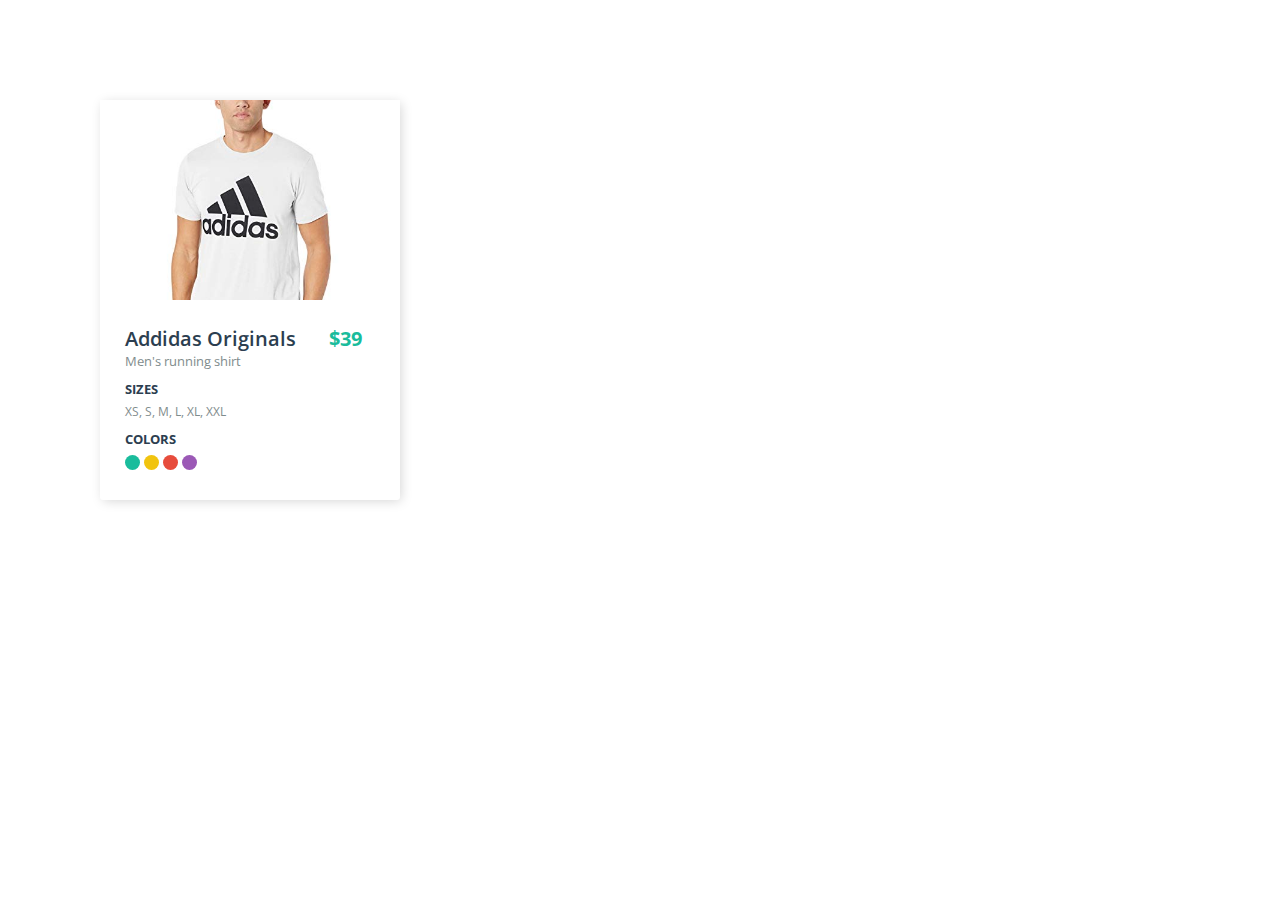
<file: index.html>
<!DOCTYPE html>
<html lang="en">
<head>
    <meta charset="UTF-8">
    <meta name="viewport" content="width=device-width, initial-scale=1.0">
    <meta http-equiv="X-UA-Compatible" content="ie=edge">
    <title>Product Card by Saqib Ali</title>

    <link rel="stylesheet" href="index-css.css">
</head>
<body>
    

    <div class="prodCard">

        <div class="coverImgContainer">
            <img src="coverImg.jpg" alt="coverImg" class="coverImg"/>
        </div>

        <div class="prodDetails">

            <div class="listCol">
                <p class="prodTitle">Addidas Originals</p>
                <p class="prodDesc">Men's running shirt</p>

                <p class="prodSubTitle">SIZES</p>
                <p class="prodSubDetail">XS, S, M, L, XL, XXL</p>

                <p class="prodSubTitle">COLORS</p>
                <ul class="clrList">
                    <li style="background-color: #1abc9c;" class="clr"></li>
                    <li style="background-color: #f1c40f;" id="red" class="clr"></li>
                    <li style="background-color: #e74c3c;" id="white" class="clr"></li>
                    <li style="background-color: #9b59b6;" id="green" class="clr"></li>
                </ul>
            </div>
            <div class="priceCol">
                <p class="prodPrice">$39</p>
            </div>

        </div>

    </div>

</body>
</html>
</file>
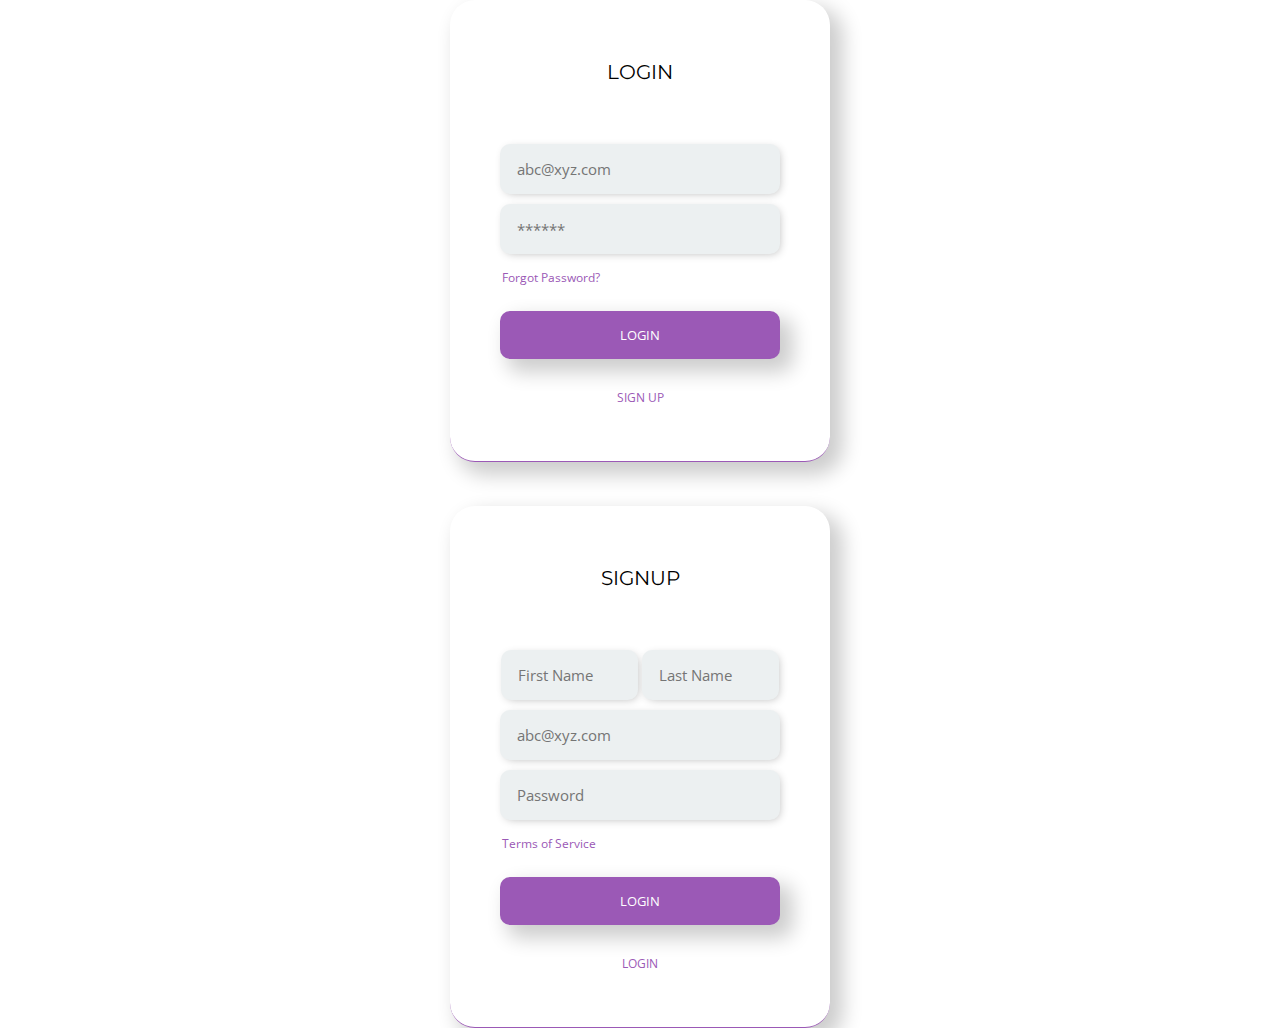
<file: login-signup-cards/login.html>
<!DOCTYPE html>
<html lang="en">
<head>
    <meta charset="UTF-8">
    <meta name="viewport" content="width=device-width, initial-scale=1.0">
    <meta http-equiv="X-UA-Compatible" content="ie=edge">
    <title>Login</title>

    <link rel="stylesheet" href="css/style.css" />
</head>
<body>
    
    <div id="loginContainer">

        <p id="cardTitle">LOGIN</p>

        <input type="email" id="emailID" class="txtField" placeholder="abc@xyz.com"/>

        <input type="password" id="pass" class="txtField" placeholder="******"/>

        <a href="#" id="forgotPass">Forgot Password?</a>
        
        <button class="primary">LOGIN</button>

        
        <a href="#" id="signUp">SIGN UP</a>

    </div>

    <br/><br/>

    <div id="loginContainer">

        <p id="cardTitle">SIGNUP</p>

        <input type="text" id="fName" class="txtField" placeholder="First Name"/>
        <input type="text" id="lName" class="txtField" placeholder="Last Name"/>

        <input type="email" id="emailID" class="txtField" placeholder="abc@xyz.com"/>

        <input type="password" id="pass" class="txtField" placeholder="Password"/>

        <a href="#" id="forgotPass">Terms of Service</a>
        
        <button class="primary">LOGIN</button>

        
        <a href="#" id="signUp">LOGIN</a>

    </div>

</body>
</html>
</file>
<file: index-css.css>
/*

Accent Color: #1abc9c;
Black: #2c3e50;
Gray: #7f8c8d;

*/

@import url('https://fonts.googleapis.com/css?family=Open+Sans:400,600,700&display=swap');

* {
    margin: 0;
    padding: 0;
}

.prodCard {

    width: 300px;
    height: 400px;
    font-family: "Open Sans", "Arial", sans-serif;
    color: #2c3e50;
    border-radius: 3px;
    -webkit-box-shadow: 2px 2px 12px -1px rgba(0,0,0,0.17);
    -moz-box-shadow: 2px 2px 12px -1px rgba(0,0,0,0.17);
    box-shadow: 2px 2px 12px -1px rgba(0,0,0,0.17);
    -webkit-transition: 0.3s ease-in-out;
    -moz-transition: 0.3s ease-in-out;
    transition: 0.3s ease-in-out;

    margin: 100px; /*remove this*/

}

.prodCard:hover {

    -webkit-box-shadow: 6px 6px 31px 3px rgba(0,0,0,0.17);
    -moz-box-shadow: 6px 6px 31px 3px rgba(0,0,0,0.17);
    box-shadow: 6px 6px 31px 3px rgba(0,0,0,0.17);
    -webkit-transition: 0.1s ease-in-out;
    -moz-transition: 0.1s ease-in-out;
    transition: 0.1s ease-in-out;

}

.listCol {
    width: 80%;
    display: inline-block;
    vertical-align: top;
}
.priceCol {
    width: 15%;
    display: inline-block;
}

.coverImgContainer {

    width: inherit;
    height: 50%;
    overflow: hidden;
    text-align: center;

}

.coverImg {

    width: inherit;
    height: auto;

}

.prodDetails {

    padding: 25px;

}

.prodTitle {
    font-weight: 600;
    font-size: 20px;
}

.prodDesc {

    font-size: 13px;
    color: #7f8c8d;

}

.prodPrice {
    font-weight: 700;
    color: #1abc9c;
    font-size: 20px;
    margin-right: 15px;
}

.prodSubTitle {

    font-size: 13px;
    font-weight: 700;
    padding: 10px 0px 5px 0px;

}

.prodSubDetail {

    font-size: 12px;
    color: #7f8c8d;

}

.clrList {
    list-style: none;
}

.clrList .clr {
    border-radius: 50%;
    background-color: #000;
    width: 15px;
    height: 15px;
    display: inline-block;
}
</file>
<file: login-signup-cards/css/style.css>
@import url("https://fonts.googleapis.com/css?family=Montserrat|Open+Sans&display=swap");
* {
  margin: 0;
  padding: 0;
  font-family: "Open Sans", sans-serif;
}

#loginContainer {
  margin: 0 auto;
  width: -webkit-fit-content;
  width: -moz-fit-content;
  width: fit-content;
  padding: 50px 50px;
  background-color: #fff;
  border-bottom: 1px solid #9b59b6;
  border-radius: 25px;
  -webkit-box-shadow: 10px 10px 20px 3px rgba(0, 0, 0, 0.2);
          box-shadow: 10px 10px 20px 3px rgba(0, 0, 0, 0.2);
  -webkit-transition: 0.2s ease-in-out;
  transition: 0.2s ease-in-out;
  text-align: center;
}

#loginContainer #cardTitle {
  font-size: 20px;
  font-family: "Montserrat", sans-serif;
  padding: 10px 0px 50px 0px;
}

#loginContainer:hover {
  -webkit-box-shadow: 2px 2px 10px -3px rgba(0, 0, 0, 0.3);
          box-shadow: 2px 2px 10px -3px rgba(0, 0, 0, 0.3);
  -webkit-transition: 0.2s ease-in-out;
  transition: 0.2s ease-in-out;
}

#loginContainer .txtField {
  text-indent: 2px;
  padding: 15px;
  font-size: 15px;
  color: #34495e;
  background-color: #ecf0f1;
  border: none;
  border-radius: 10px;
  caret-color: #9b59b6;
  display: block;
  margin: 10px 0px;
  -webkit-box-shadow: 2px 2px 10px -3px rgba(0, 0, 0, 0.3);
          box-shadow: 2px 2px 10px -3px rgba(0, 0, 0, 0.3);
  -webkit-transition: 0.2s ease-in-out;
  transition: 0.2s ease-in-out;
  width: 250px;
}

#loginContainer .txtField:focus {
  outline: none;
  -webkit-box-shadow: 10px 10px 20px 3px rgba(0, 0, 0, 0.2);
          box-shadow: 10px 10px 20px 3px rgba(0, 0, 0, 0.2);
  -webkit-transition: 0.2s ease-in-out;
  transition: 0.2s ease-in-out;
}

#loginContainer #fName, #loginContainer #lName {
  width: 107px;
  display: inline-block;
  margin-bottom: 0px;
}

#loginContainer #forgotPass, #loginContainer #signUp {
  color: #9b59b6;
  text-decoration: none;
  font-size: 12px;
  display: block;
  text-align: left;
  padding: 5px 2px;
}

#loginContainer #forgotPass:hover, #loginContainer #signUp:hover {
  text-decoration: underline;
}

#loginContainer #signUp {
  text-align: center;
  padding-top: 30px;
}

#loginContainer .primary {
  margin-top: 20px;
  width: 280px;
  padding: 15px;
  border-radius: 10px;
  border: none;
  background-color: #9b59b6;
  color: #fff;
  -webkit-transition: 0.2s ease-in-out;
  transition: 0.2s ease-in-out;
  -webkit-box-shadow: 10px 10px 20px 3px rgba(0, 0, 0, 0.2);
          box-shadow: 10px 10px 20px 3px rgba(0, 0, 0, 0.2);
}

#loginContainer .primary:hover {
  -webkit-box-shadow: 2px 2px 10px -3px rgba(0, 0, 0, 0.3);
          box-shadow: 2px 2px 10px -3px rgba(0, 0, 0, 0.3);
  -webkit-transition: 0.2s ease-in-out;
  transition: 0.2s ease-in-out;
}

#loginContainer .primary:focus {
  outline: none;
}
/*# sourceMappingURL=style.css.map */
</file>
